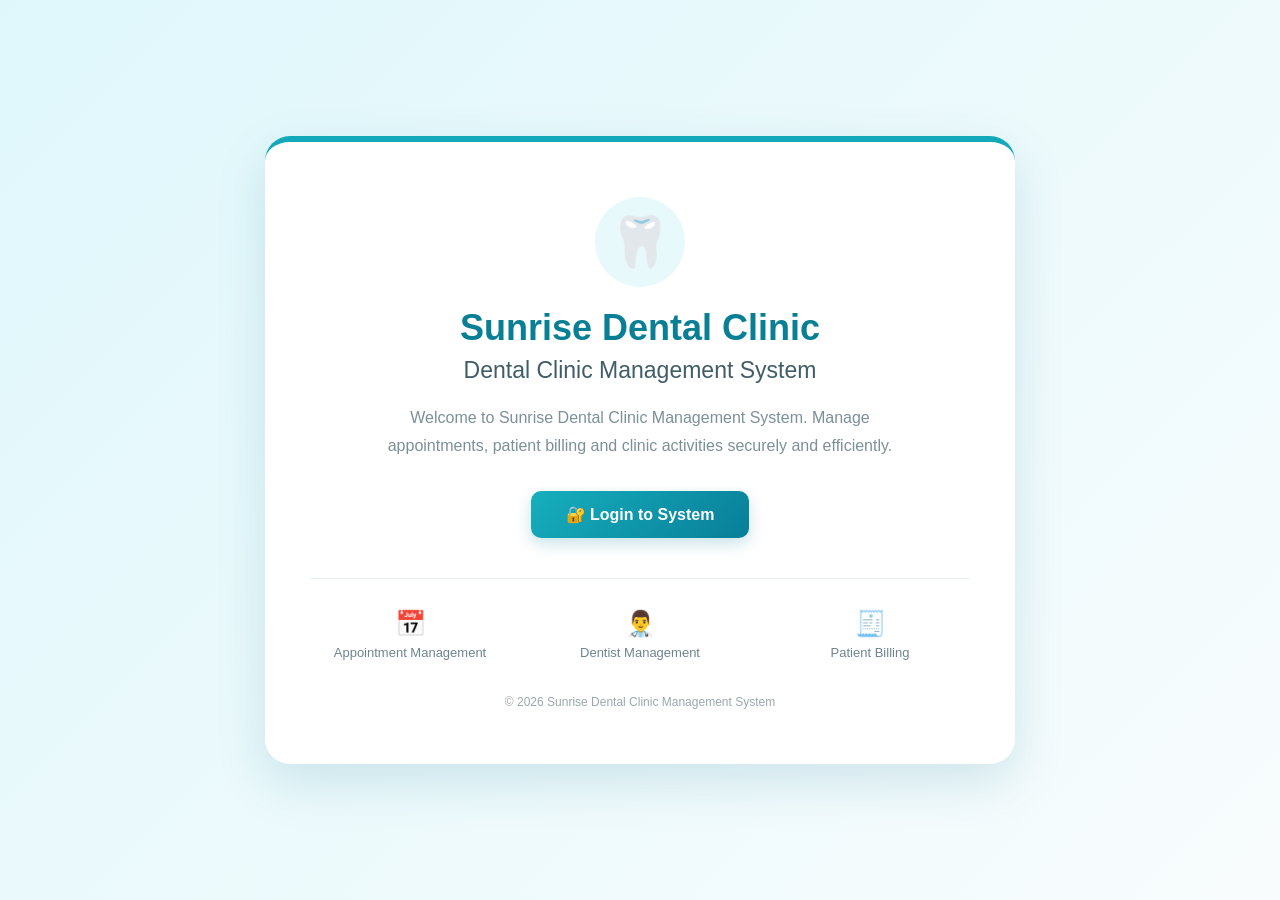
<file: src/main/webapp/index.html>
<!doctype html>
<html lang="en">
  <head>
    <meta charset="UTF-8" />
    <meta name="viewport" content="width=device-width, initial-scale=1.0" />

    <title>Sunrise Dental Clinic</title>

    <style>
      * {
        margin: 0;
        padding: 0;
        box-sizing: border-box;
      }

      body {
        font-family: "Segoe UI", Arial, sans-serif;
        min-height: 100vh;

        background: linear-gradient(135deg, #dff7fb, #f8fcfd);

        display: flex;
        justify-content: center;
        align-items: center;

        padding: 20px;

        color: #29464f;
      }

      /* Main Welcome Card */

      .container {
        width: 100%;
        max-width: 750px;

        background: #ffffff;

        padding: 55px 45px;

        border-radius: 25px;

        text-align: center;

        border-top: 6px solid #13a9b8;

        box-shadow: 0 18px 50px rgba(0, 105, 135, 0.15);
      }

      /* Tooth Icon */

      .tooth-icon {
        width: 90px;
        height: 90px;

        margin: 0 auto 20px;

        display: flex;
        justify-content: center;
        align-items: center;

        background: #e8f9fb;

        border-radius: 50%;

        font-size: 50px;
      }

      /* Clinic Name */

      .clinic-name {
        color: #087f94;

        font-size: 36px;
        font-weight: 700;

        margin-bottom: 8px;
      }

      /* System Title */

      .container h2 {
        color: #405d68;

        font-size: 23px;
        font-weight: 500;

        margin-bottom: 20px;
      }

      /* Welcome Text */

      .welcome-text {
        max-width: 550px;

        margin: 0 auto 32px;

        color: #7c9098;

        font-size: 16px;
        line-height: 1.7;
      }

      /* Login Button */

      .btn {
        display: inline-block;

        min-width: 200px;

        padding: 14px 35px;

        background: linear-gradient(135deg, #16afbd, #087e98);

        color: #ffffff;

        text-decoration: none;

        font-size: 16px;
        font-weight: 600;

        border-radius: 10px;

        box-shadow: 0 6px 16px rgba(8, 126, 152, 0.22);

        transition: 0.25s;
      }

      .btn:hover {
        background: linear-gradient(135deg, #20bfca, #066d87);

        transform: translateY(-3px);

        box-shadow: 0 9px 20px rgba(8, 126, 152, 0.28);
      }

      .btn:active {
        transform: translateY(0);
      }

      /* Feature Section */

      .features {
        display: flex;
        justify-content: center;
        gap: 30px;

        margin-top: 40px;
        padding-top: 30px;

        border-top: 1px solid #e3eeee;
      }

      .feature {
        flex: 1;
        color: #6e858e;
        font-size: 13px;
      }

      .feature-icon {
        display: block;

        font-size: 25px;

        margin-bottom: 7px;
      }

      /* Footer */

      .footer {
        margin-top: 35px;

        color: #9aa8ad;

        font-size: 12px;
      }

      /* Mobile */

      @media (max-width: 600px) {
        .container {
          padding: 40px 25px;
        }

        .clinic-name {
          font-size: 28px;
        }

        .container h2 {
          font-size: 19px;
        }

        .features {
          flex-direction: column;
          gap: 18px;
        }
      }
    </style>
  </head>

  <body>
    <div class="container">
      <div class="tooth-icon">🦷</div>

      <h1 class="clinic-name">Sunrise Dental Clinic</h1>

      <h2>Dental Clinic Management System</h2>

      <p class="welcome-text">
        Welcome to Sunrise Dental Clinic Management System. Manage appointments,
        patient billing and clinic activities securely and efficiently.
      </p>

      <a href="login.html" class="btn"> 🔐 Login to System </a>

      <div class="features">
        <div class="feature">
          <span class="feature-icon"> 📅 </span>

          Appointment Management
        </div>

        <div class="feature">
          <span class="feature-icon"> 👨‍⚕️ </span>

          Dentist Management
        </div>

        <div class="feature">
          <span class="feature-icon"> 🧾 </span>

          Patient Billing
        </div>
      </div>

      <div class="footer">© 2026 Sunrise Dental Clinic Management System</div>
    </div>
  </body>
</html>
</file>
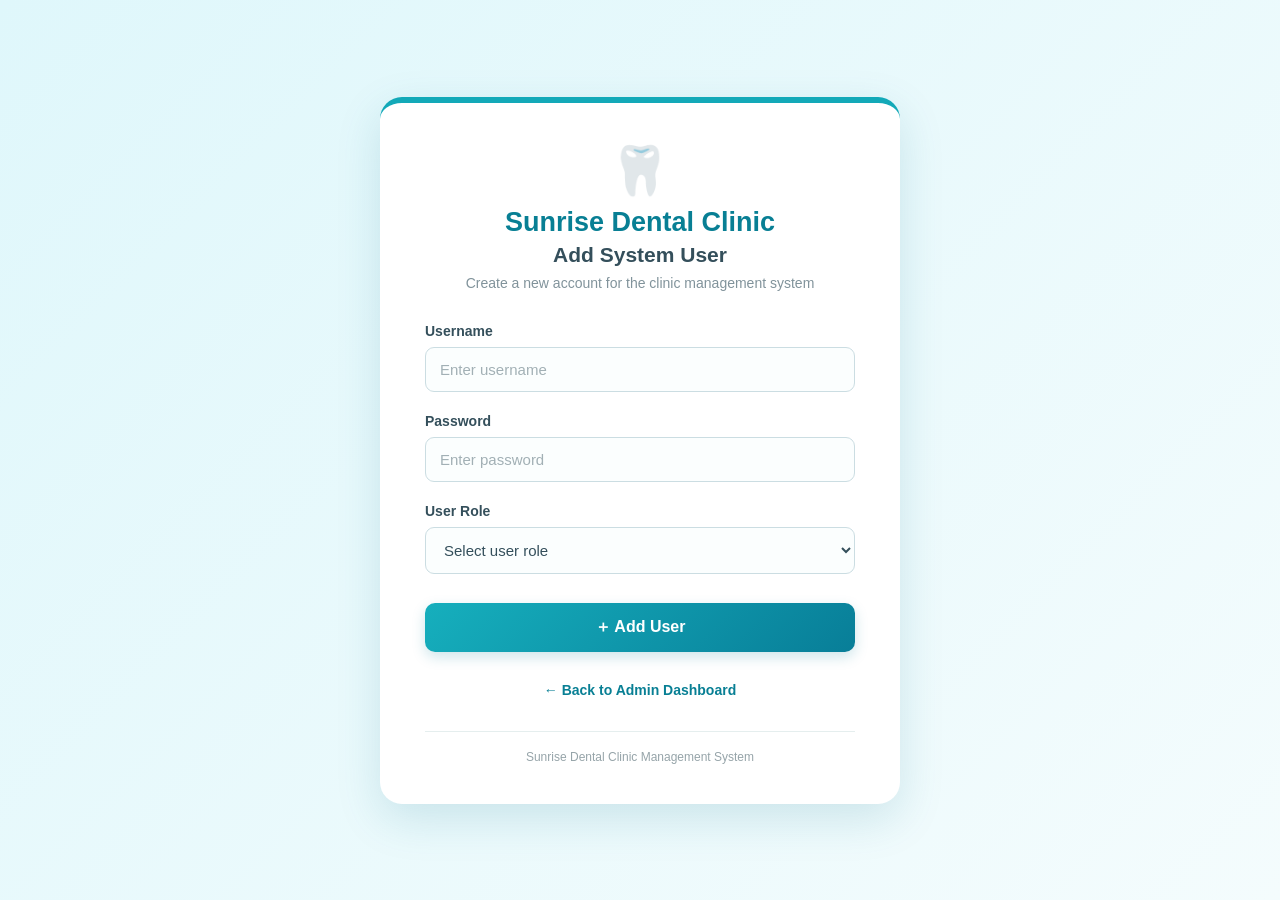
<file: src/main/webapp/addUser.html>
<!doctype html>
<html lang="en">
  <head>
    <meta charset="UTF-8" />
    <meta name="viewport" content="width=device-width, initial-scale=1.0" />

    <title>Add User | Sunrise Dental Clinic</title>

    <style>
      /* ================================
           SUNRISE DENTAL CLINIC - ADD USER
           ================================ */

      * {
        margin: 0;
        padding: 0;
        box-sizing: border-box;
      }

      body {
        font-family: "Segoe UI", Arial, sans-serif;
        min-height: 100vh;

        background: linear-gradient(135deg, #dff7fb, #f4fcfd);

        display: flex;
        justify-content: center;
        align-items: center;

        padding: 30px;
        color: #24424f;
      }

      /* Main Container */

      .user-container {
        width: 100%;
        max-width: 520px;

        background: #ffffff;

        border-radius: 22px;

        padding: 40px 45px;

        box-shadow: 0 15px 45px rgba(0, 105, 135, 0.15);

        border-top: 6px solid #13a9b8;
      }

      /* Header */

      .header {
        text-align: center;
        margin-bottom: 32px;
      }

      .tooth-icon {
        font-size: 48px;
        margin-bottom: 8px;
      }

      .clinic-name {
        color: #087f94;
        font-size: 27px;
        font-weight: 700;
        margin-bottom: 5px;
      }

      .header h2 {
        color: #344f5b;
        font-size: 21px;
        font-weight: 600;
        margin-bottom: 8px;
      }

      .header p {
        color: #81939b;
        font-size: 14px;
      }

      /* Form */

      form {
        width: 100%;
      }

      .form-group {
        margin-bottom: 21px;
      }

      label {
        display: block;

        margin-bottom: 8px;

        color: #344f5b;

        font-size: 14px;
        font-weight: 600;
      }

      /* Inputs */

      input,
      select {
        width: 100%;

        padding: 13px 14px;

        border: 1px solid #cbdde2;

        border-radius: 9px;

        font-size: 15px;

        font-family: inherit;

        color: #344f5b;

        background: #fbfefe;

        outline: none;

        transition: 0.25s;
      }

      input:focus,
      select:focus {
        border-color: #11a5b6;

        box-shadow: 0 0 0 3px rgba(17, 165, 182, 0.12);

        background: #ffffff;
      }

      input::placeholder {
        color: #a2b0b5;
      }

      /* Add User Button */

      .add-btn {
        width: 100%;

        padding: 14px;

        margin-top: 8px;

        border: none;

        border-radius: 10px;

        background: linear-gradient(135deg, #16afbd, #087e98);

        color: #ffffff;

        font-size: 16px;
        font-weight: 600;

        cursor: pointer;

        box-shadow: 0 5px 14px rgba(8, 126, 152, 0.2);

        transition: 0.25s;
      }

      .add-btn:hover {
        background: linear-gradient(135deg, #20bfca, #066d87);

        transform: translateY(-2px);

        box-shadow: 0 8px 18px rgba(8, 126, 152, 0.25);
      }

      .add-btn:active {
        transform: translateY(0);
      }

      /* Back Button */

      .back-section {
        text-align: center;
        margin-top: 22px;
      }

      .back-btn {
        display: inline-block;

        color: #087f94;

        font-size: 14px;
        font-weight: 600;

        text-decoration: none;

        padding: 8px 15px;

        border-radius: 7px;

        transition: 0.2s;
      }

      .back-btn:hover {
        background: #e8f8fa;
      }

      /* Footer */

      .footer {
        text-align: center;

        margin-top: 25px;
        padding-top: 18px;

        border-top: 1px solid #e5eeee;

        color: #96a4a9;

        font-size: 12px;
      }

      /* Responsive */

      @media (max-width: 600px) {
        body {
          padding: 20px;
        }

        .user-container {
          padding: 30px 25px;
        }

        .clinic-name {
          font-size: 23px;
        }

        .header h2 {
          font-size: 19px;
        }
      }
    </style>
  </head>

  <body>
    <div class="user-container">
      <!-- Header -->

      <div class="header">
        <div class="tooth-icon">🦷</div>

        <div class="clinic-name">Sunrise Dental Clinic</div>

        <h2>Add System User</h2>

        <p>Create a new account for the clinic management system</p>
      </div>

      <!-- Add User Form -->

      <form action="UserServlet" method="post">
        <input type="hidden" name="action" value="add" />

        <!-- Username -->

        <div class="form-group">
          <label for="username"> Username </label>

          <input
            type="text"
            id="username"
            name="username"
            placeholder="Enter username"
            required
            minlength="3"
            maxlength="50"
          />
        </div>

        <!-- Password -->

        <div class="form-group">
          <label for="password"> Password </label>

          <input
            type="password"
            id="password"
            name="password"
            placeholder="Enter password"
            required
            minlength="6"
          />
        </div>

        <!-- Role -->

        <div class="form-group">
          <label for="role"> User Role </label>

          <select id="role" name="role" required>
            <option value="" disabled selected>Select user role</option>

            <option value="admin">Admin</option>

            <option value="staff">Staff</option>
          </select>
        </div>

        <!-- Submit -->

        <button type="submit" class="add-btn">＋ Add User</button>
      </form>

      <!-- Back -->

      <div class="back-section">
        <a href="adminDashboard.html" class="back-btn">
          ← Back to Admin Dashboard
        </a>
      </div>

      <!-- Footer -->

      <div class="footer">Sunrise Dental Clinic Management System</div>
    </div>
  </body>
</html>
</file>
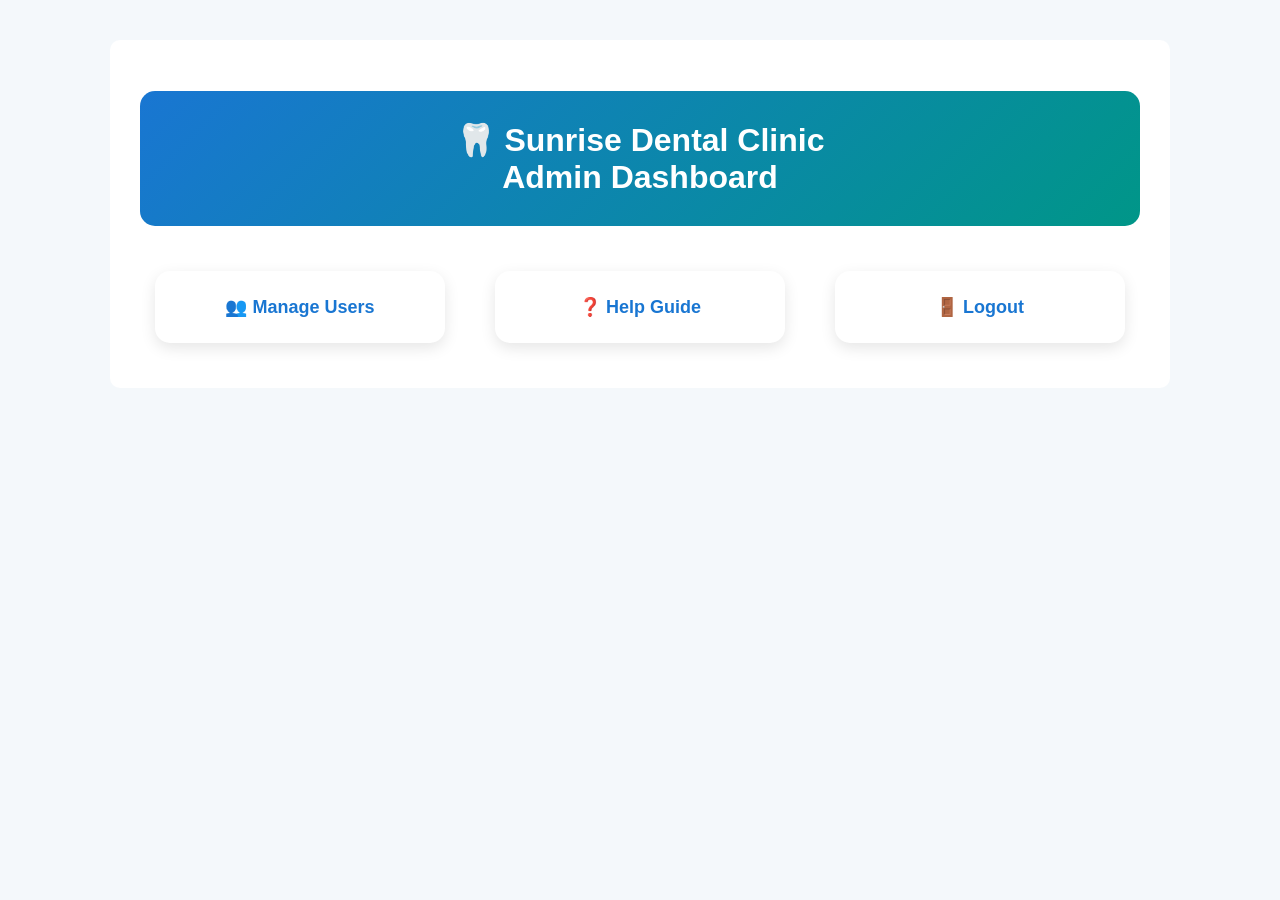
<file: src/main/webapp/adminDashboard.html>
<!doctype html>
<html>
  <head>
    <meta charset="UTF-8" />

    <meta name="viewport" content="width=device-width, initial-scale=1.0" />

    <title>Admin Dashboard</title>

    <link rel="stylesheet" href="css/style.css" />

    <style>
      body {
        background: #f4f8fb;
        font-family: Arial, sans-serif;
      }

      .dashboard {
        width: 90%;
        max-width: 1000px;
        margin: 40px auto;
        text-align: center;
      }

      .dashboard h1 {
        background: linear-gradient(135deg, #1976d2, #009688);
        color: white;
        padding: 30px;
        border-radius: 15px;
      }

      .menu {
        display: grid;
        grid-template-columns: repeat(auto-fit, minmax(220px, 1fr));
        gap: 20px;
        margin-top: 30px;
      }

      .menu a {
        text-decoration: none;
        background: white;
        padding: 25px;
        border-radius: 15px;
        color: #1976d2;
        font-size: 18px;
        font-weight: bold;
        box-shadow: 0 5px 15px rgba(0, 0, 0, 0.1);
      }

      .menu a:hover {
        background: #1976d2;
        color: white;
      }
    </style>
  </head>

  <body>
    <div class="dashboard">
      <h1>
        🦷 Sunrise Dental Clinic<br />
        Admin Dashboard
      </h1>

      <div class="menu">
        <a href="users.html"> 👥 Manage Users </a>

        <a href="help.html"> ❓ Help Guide </a>

        <a href="LogoutServlet"> 🚪 Logout </a>
      </div>
    </div>
  </body>
</html>
</file>
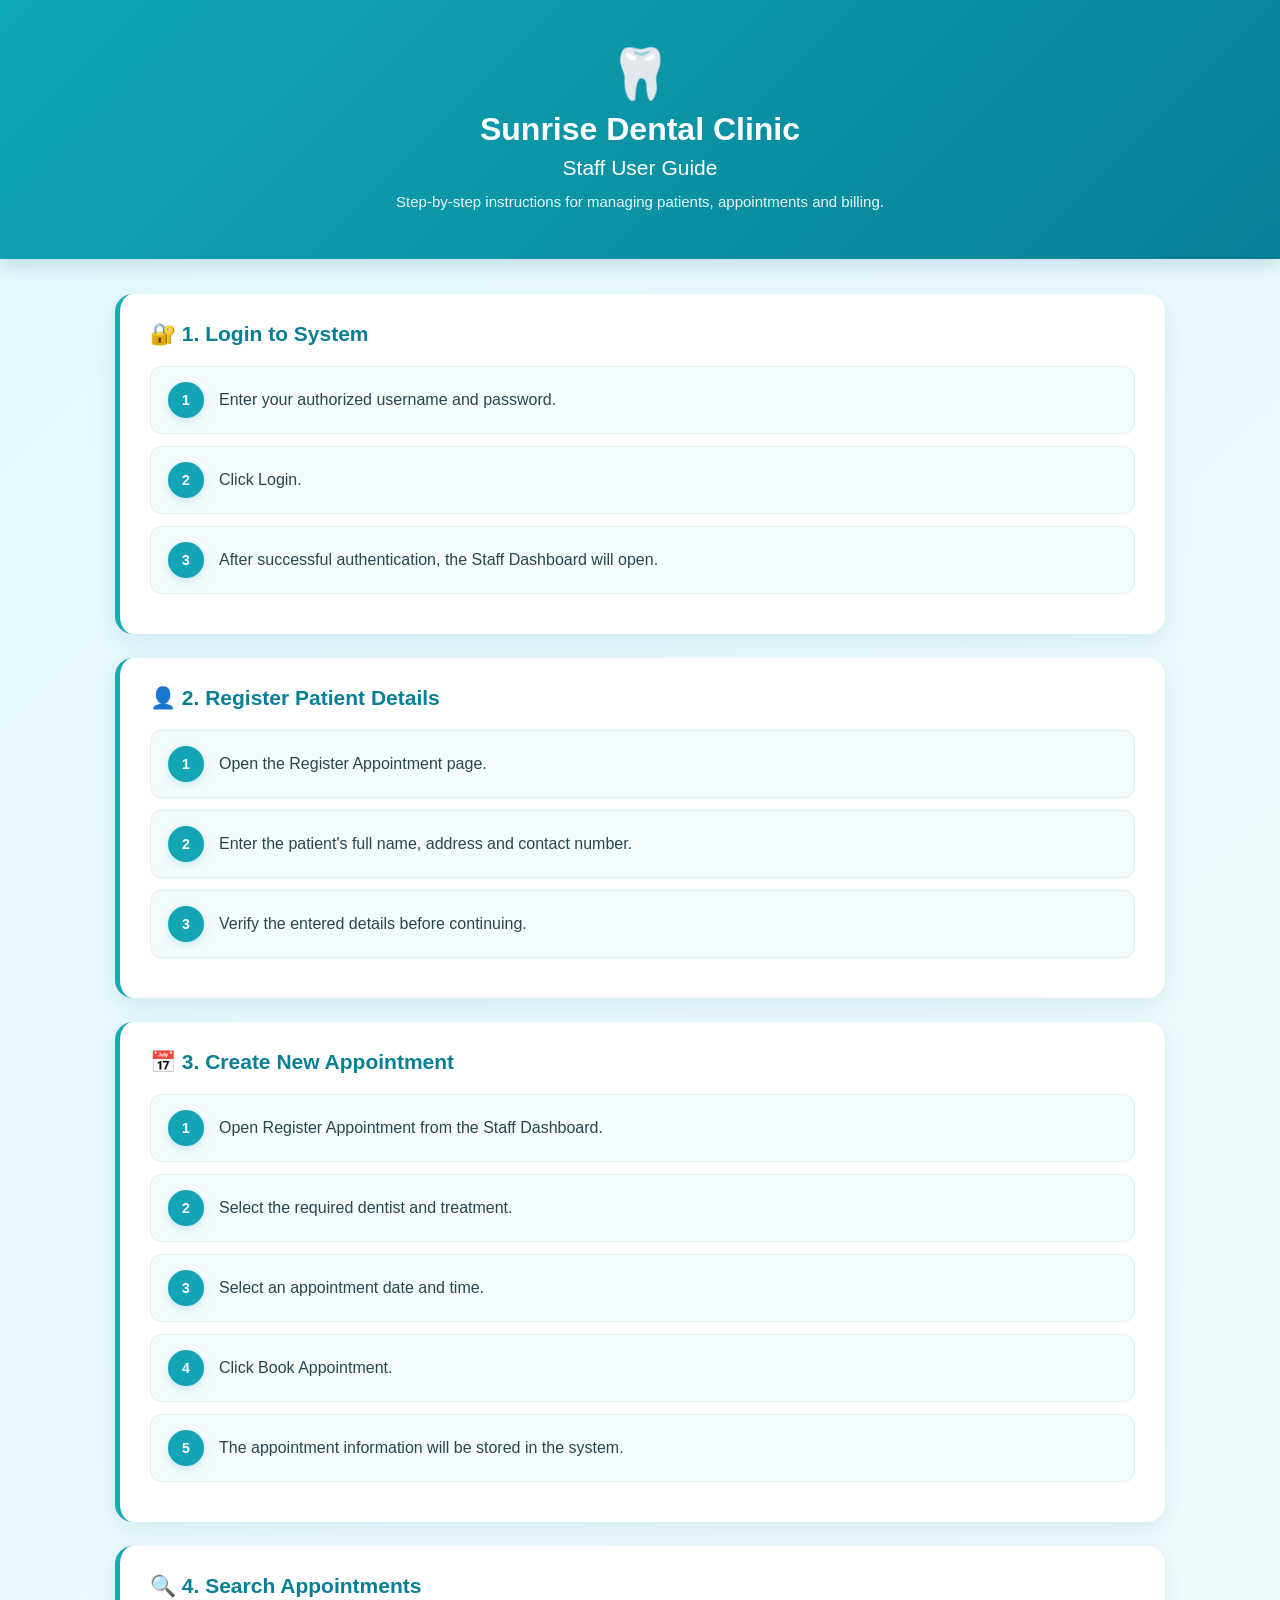
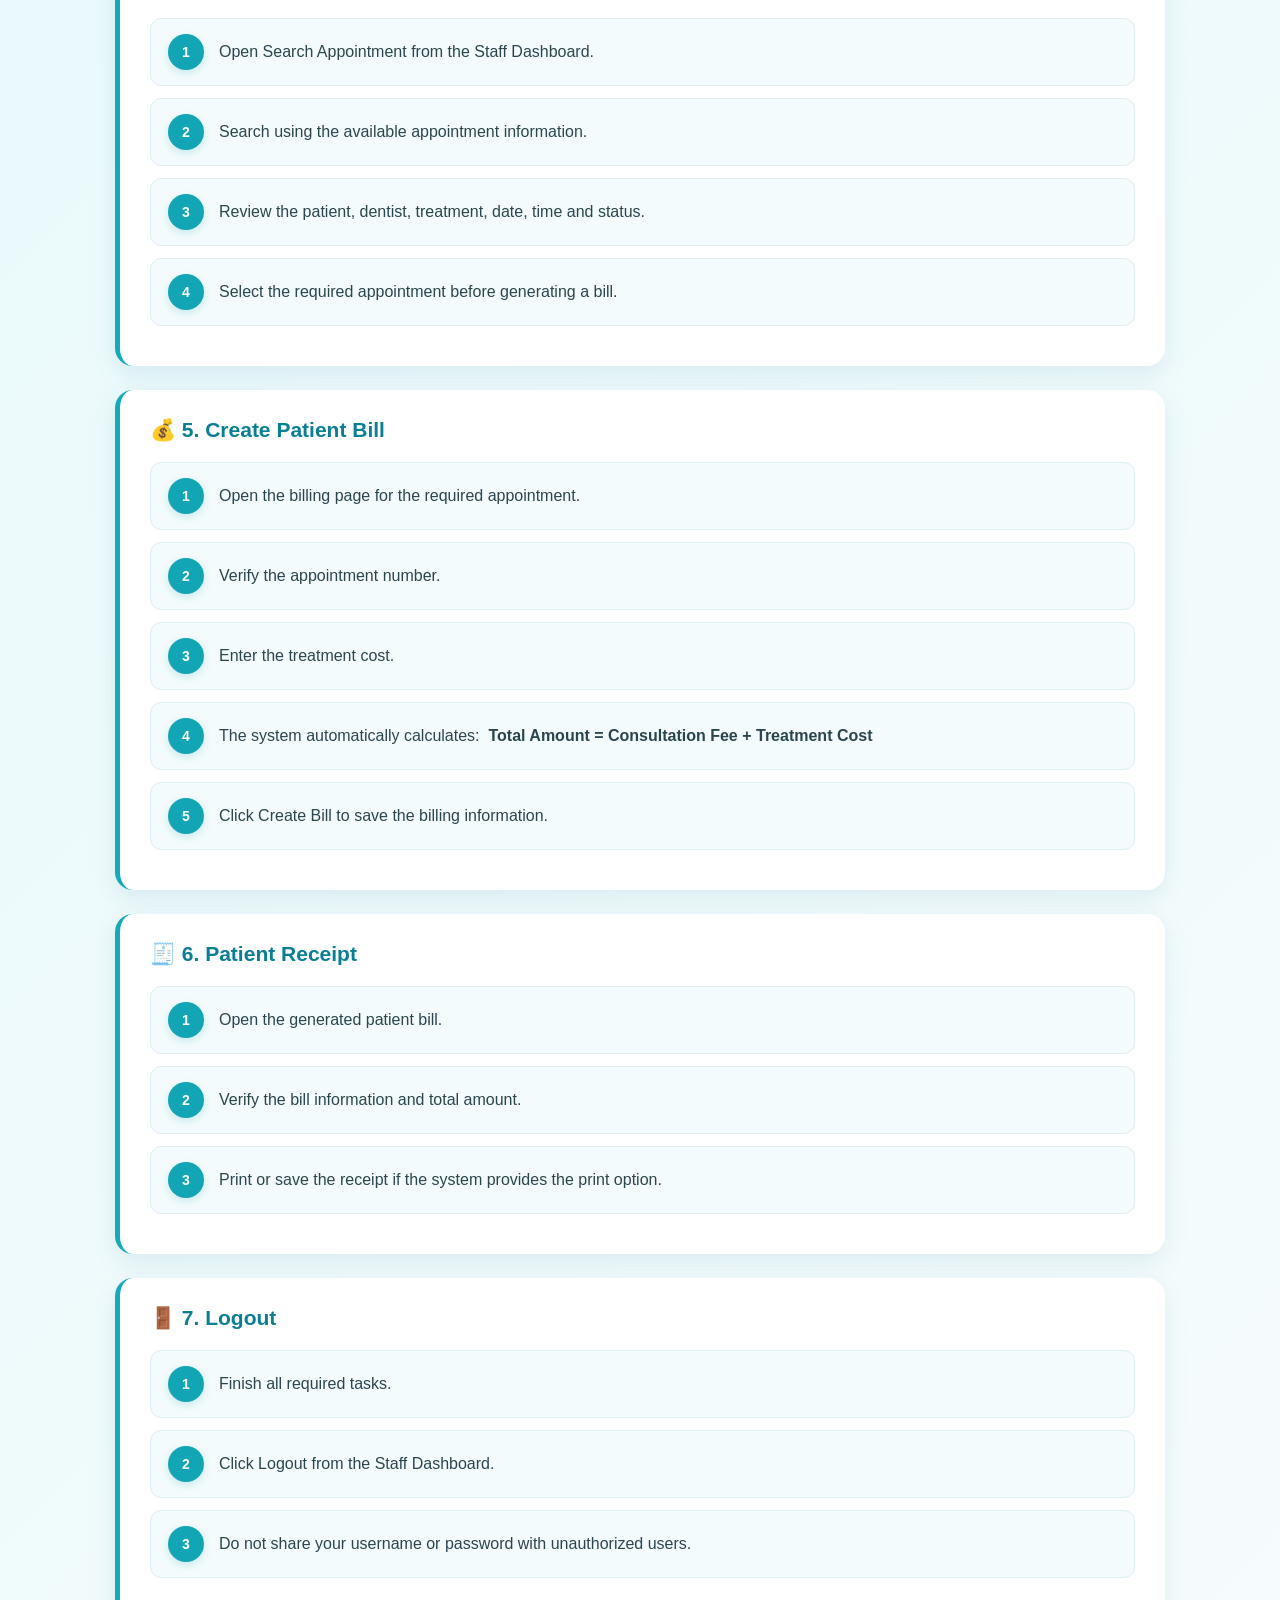
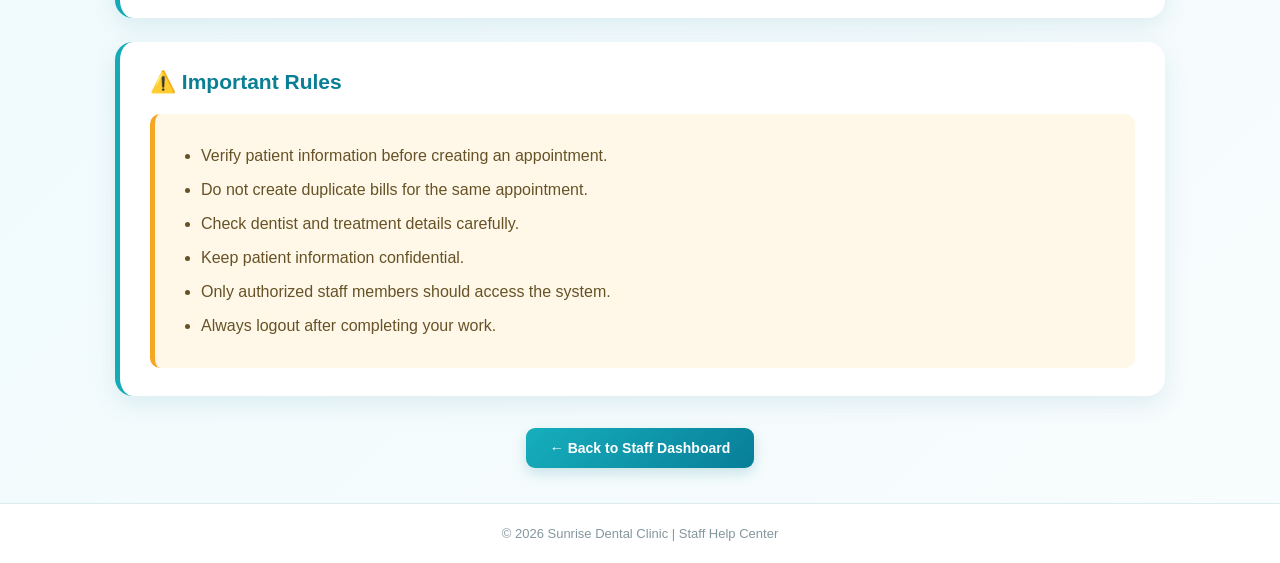
<file: src/main/webapp/help.html>
<!doctype html>
<html lang="en">
  <head>
    <meta charset="UTF-8" />
    <meta name="viewport" content="width=device-width, initial-scale=1.0" />

    <title>Staff Help Guide | Sunrise Dental Clinic</title>

    <style>
      * {
        margin: 0;
        padding: 0;
        box-sizing: border-box;
      }

      body {
        font-family: "Segoe UI", Arial, sans-serif;
        background: linear-gradient(135deg, #e3f8fb, #f8fcfd);
        color: #29464f;
        min-height: 100vh;
      }

      /* Header */

      .header {
        background: linear-gradient(135deg, #0fa8b8, #087f94);
        color: white;
        padding: 45px 20px;
        text-align: center;
        box-shadow: 0 6px 18px rgba(0, 105, 135, 0.18);
      }

      .header .tooth-icon {
        font-size: 50px;
        margin-bottom: 8px;
      }

      .header h1 {
        font-size: 32px;
        margin-bottom: 8px;
      }

      .header h3 {
        font-size: 21px;
        font-weight: 500;
        margin-bottom: 10px;
      }

      .header p {
        max-width: 700px;
        margin: auto;
        font-size: 15px;
        line-height: 1.6;
        color: #e5f8fb;
      }

      /* Main Container */

      .container {
        width: 92%;
        max-width: 1050px;
        margin: 35px auto;
      }

      /* Cards */

      .card {
        background: white;
        padding: 28px 30px;
        margin-bottom: 24px;
        border-radius: 18px;

        box-shadow: 0 8px 25px rgba(0, 105, 135, 0.1);

        border-left: 5px solid #15aab8;
      }

      .card h2 {
        color: #087f94;
        font-size: 21px;
        margin-bottom: 20px;
      }

      /* Steps */

      .step {
        display: flex;
        align-items: center;

        background: #f4fbfc;

        padding: 15px 17px;
        margin: 12px 0;

        border: 1px solid #dceff2;
        border-radius: 11px;

        line-height: 1.5;

        transition: 0.2s;
      }

      .step:hover {
        background: #eaf8fa;
        transform: translateX(3px);
      }

      .number {
        min-width: 36px;
        height: 36px;

        background: #11a5b6;
        color: white;

        border-radius: 50%;

        display: flex;
        justify-content: center;
        align-items: center;

        margin-right: 15px;

        font-weight: 700;
        font-size: 14px;

        box-shadow: 0 3px 8px rgba(17, 165, 182, 0.2);
      }

      /* Warning Box */

      .warning {
        background: #fff8e9;

        padding: 20px 24px;

        border-left: 5px solid #f5a623;
        border-radius: 10px;

        color: #665226;
      }

      .warning ul {
        padding-left: 22px;
      }

      .warning li {
        margin: 10px 0;
        line-height: 1.5;
      }

      /* Back Button */

      .back-section {
        text-align: center;
        margin: 32px 0;
      }

      .back-btn {
        display: inline-block;

        padding: 12px 24px;

        background: linear-gradient(135deg, #16afbd, #087e98);

        color: white;

        text-decoration: none;
        font-weight: 600;
        font-size: 14px;

        border-radius: 9px;

        box-shadow: 0 5px 14px rgba(8, 126, 152, 0.2);

        transition: 0.25s;
      }

      .back-btn:hover {
        transform: translateY(-2px);
        box-shadow: 0 8px 18px rgba(8, 126, 152, 0.25);
      }

      /* Footer */

      .footer {
        text-align: center;

        padding: 22px;

        color: #85979e;

        font-size: 13px;

        background: white;

        border-top: 1px solid #dcebed;
      }

      /* Responsive */

      @media (max-width: 650px) {
        .header {
          padding: 35px 20px;
        }

        .header h1 {
          font-size: 26px;
        }

        .card {
          padding: 22px 20px;
        }

        .step {
          align-items: flex-start;
        }

        .number {
          min-width: 32px;
          height: 32px;
        }
      }
    </style>
  </head>

  <body>
    <div class="header">
      <div class="tooth-icon">🦷</div>

      <h1>Sunrise Dental Clinic</h1>

      <h3>Staff User Guide</h3>

      <p>
        Step-by-step instructions for managing patients, appointments and
        billing.
      </p>
    </div>

    <div class="container">
      <!-- Login -->

      <div class="card">
        <h2>🔐 1. Login to System</h2>

        <div class="step">
          <div class="number">1</div>
          Enter your authorized username and password.
        </div>

        <div class="step">
          <div class="number">2</div>
          Click Login.
        </div>

        <div class="step">
          <div class="number">3</div>
          After successful authentication, the Staff Dashboard will open.
        </div>
      </div>

      <!-- Patient Registration -->

      <div class="card">
        <h2>👤 2. Register Patient Details</h2>

        <div class="step">
          <div class="number">1</div>
          Open the Register Appointment page.
        </div>

        <div class="step">
          <div class="number">2</div>
          Enter the patient's full name, address and contact number.
        </div>

        <div class="step">
          <div class="number">3</div>
          Verify the entered details before continuing.
        </div>
      </div>

      <!-- Appointment -->

      <div class="card">
        <h2>📅 3. Create New Appointment</h2>

        <div class="step">
          <div class="number">1</div>
          Open Register Appointment from the Staff Dashboard.
        </div>

        <div class="step">
          <div class="number">2</div>
          Select the required dentist and treatment.
        </div>

        <div class="step">
          <div class="number">3</div>
          Select an appointment date and time.
        </div>

        <div class="step">
          <div class="number">4</div>
          Click Book Appointment.
        </div>

        <div class="step">
          <div class="number">5</div>
          The appointment information will be stored in the system.
        </div>
      </div>

      <!-- Search Appointments -->

      <div class="card">
        <h2>🔍 4. Search Appointments</h2>

        <div class="step">
          <div class="number">1</div>
          Open Search Appointment from the Staff Dashboard.
        </div>

        <div class="step">
          <div class="number">2</div>
          Search using the available appointment information.
        </div>

        <div class="step">
          <div class="number">3</div>
          Review the patient, dentist, treatment, date, time and status.
        </div>

        <div class="step">
          <div class="number">4</div>
          Select the required appointment before generating a bill.
        </div>
      </div>

      <!-- Billing -->

      <div class="card">
        <h2>💰 5. Create Patient Bill</h2>

        <div class="step">
          <div class="number">1</div>
          Open the billing page for the required appointment.
        </div>

        <div class="step">
          <div class="number">2</div>
          Verify the appointment number.
        </div>

        <div class="step">
          <div class="number">3</div>
          Enter the treatment cost.
        </div>

        <div class="step">
          <div class="number">4</div>
          The system automatically calculates: &nbsp;<strong
            >Total Amount = Consultation Fee + Treatment Cost</strong
          >
        </div>

        <div class="step">
          <div class="number">5</div>
          Click Create Bill to save the billing information.
        </div>
      </div>

      <!-- Receipt -->

      <div class="card">
        <h2>🧾 6. Patient Receipt</h2>

        <div class="step">
          <div class="number">1</div>
          Open the generated patient bill.
        </div>

        <div class="step">
          <div class="number">2</div>
          Verify the bill information and total amount.
        </div>

        <div class="step">
          <div class="number">3</div>
          Print or save the receipt if the system provides the print option.
        </div>
      </div>

      <!-- Logout -->

      <div class="card">
        <h2>🚪 7. Logout</h2>

        <div class="step">
          <div class="number">1</div>
          Finish all required tasks.
        </div>

        <div class="step">
          <div class="number">2</div>
          Click Logout from the Staff Dashboard.
        </div>

        <div class="step">
          <div class="number">3</div>
          Do not share your username or password with unauthorized users.
        </div>
      </div>

      <!-- Rules -->

      <div class="card">
        <h2>⚠️ Important Rules</h2>

        <div class="warning">
          <ul>
            <li>Verify patient information before creating an appointment.</li>

            <li>Do not create duplicate bills for the same appointment.</li>

            <li>Check dentist and treatment details carefully.</li>

            <li>Keep patient information confidential.</li>

            <li>Only authorized staff members should access the system.</li>

            <li>Always logout after completing your work.</li>
          </ul>
        </div>
      </div>

      <div class="back-section">
        <a href="staffDashboard.html" class="back-btn">
          ← Back to Staff Dashboard
        </a>
      </div>
    </div>

    <div class="footer">© 2026 Sunrise Dental Clinic | Staff Help Center</div>
  </body>
</html>
</file>
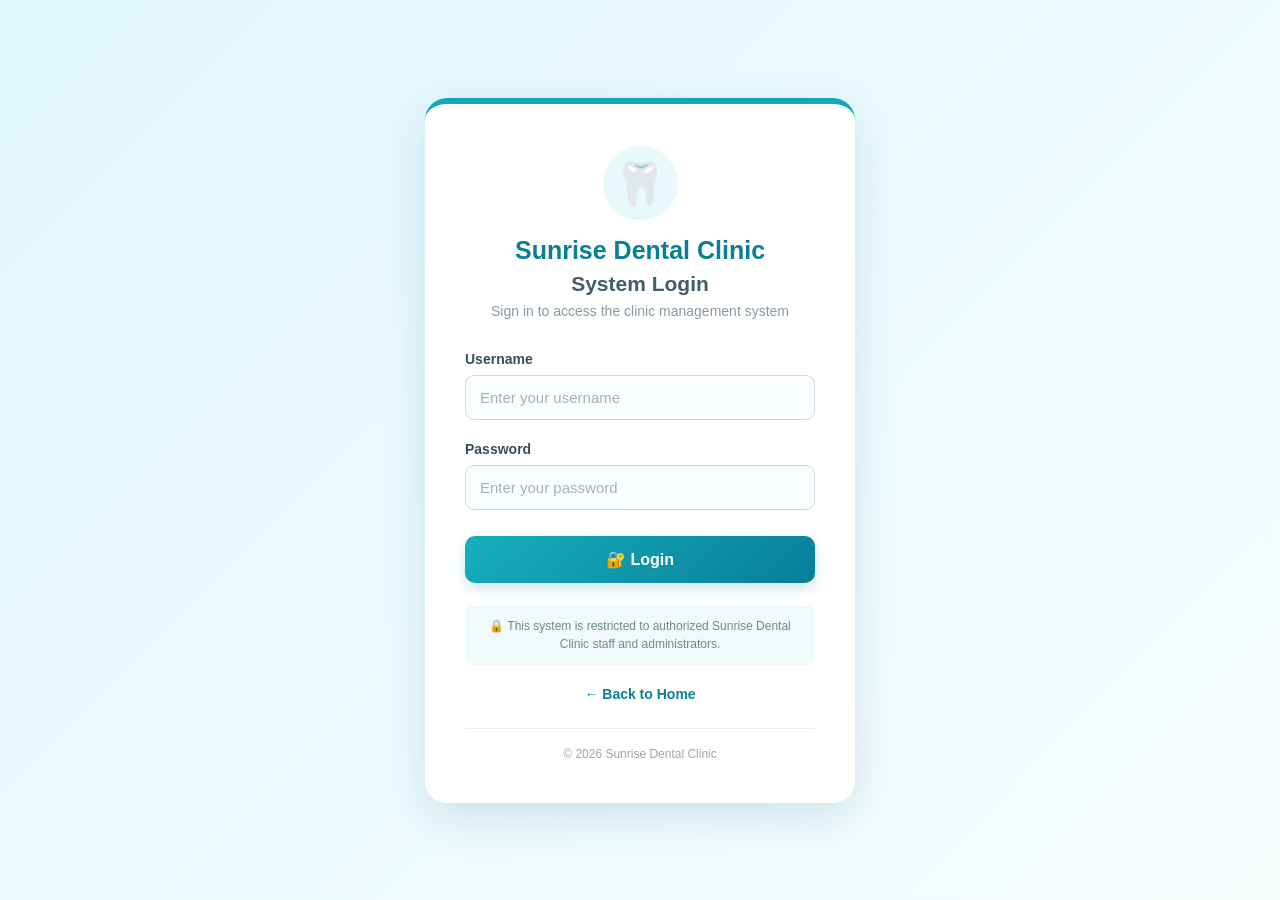
<file: src/main/webapp/login.html>
<!doctype html>
<html lang="en">
  <head>
    <meta charset="UTF-8" />
    <meta name="viewport" content="width=device-width, initial-scale=1.0" />

    <title>Login | Sunrise Dental Clinic</title>

    <style>
      * {
        margin: 0;
        padding: 0;
        box-sizing: border-box;
      }

      body {
        font-family: "Segoe UI", Arial, sans-serif;

        min-height: 100vh;

        background: linear-gradient(135deg, #dff7fb, #f8fcfd);

        display: flex;
        justify-content: center;
        align-items: center;

        padding: 20px;

        color: #29464f;
      }

      /* Login Container */

      .login-box {
        width: 100%;
        max-width: 430px;

        background: #ffffff;

        padding: 42px 40px;

        border-radius: 22px;

        border-top: 6px solid #13a9b8;

        box-shadow: 0 15px 45px rgba(0, 105, 135, 0.15);
      }

      /* Header */

      .login-header {
        text-align: center;
        margin-bottom: 32px;
      }

      .tooth-icon {
        width: 75px;
        height: 75px;

        margin: 0 auto 15px;

        display: flex;
        justify-content: center;
        align-items: center;

        background: #e8f9fb;

        border-radius: 50%;

        font-size: 42px;
      }

      .clinic-name {
        color: #087f94;

        font-size: 25px;
        font-weight: 700;

        margin-bottom: 7px;
      }

      .login-header h2 {
        color: #405d68;

        font-size: 21px;

        margin-bottom: 7px;
      }

      .login-header p {
        color: #899ba2;
        font-size: 14px;
      }

      /* Form */

      .form-group {
        margin-bottom: 21px;
      }

      label {
        display: block;

        margin-bottom: 8px;

        color: #354f5a;

        font-size: 14px;
        font-weight: 600;
      }

      input {
        width: 100%;

        padding: 13px 14px;

        border: 1px solid #cbdde2;
        border-radius: 9px;

        background: #fbfefe;

        color: #344f5b;

        font-family: inherit;
        font-size: 15px;

        outline: none;

        transition: 0.25s;
      }

      input:focus {
        border-color: #12a6b7;

        background: #ffffff;

        box-shadow: 0 0 0 3px rgba(18, 166, 183, 0.12);
      }

      input::placeholder {
        color: #a4b1b6;
      }

      /* Login Button */

      .login-btn {
        width: 100%;

        padding: 14px;

        margin-top: 5px;

        border: none;
        border-radius: 10px;

        background: linear-gradient(135deg, #16afbd, #087e98);

        color: #ffffff;

        font-size: 16px;
        font-weight: 600;

        cursor: pointer;

        box-shadow: 0 5px 14px rgba(8, 126, 152, 0.2);

        transition: 0.25s;
      }

      .login-btn:hover {
        background: linear-gradient(135deg, #20bfca, #066d87);

        transform: translateY(-2px);

        box-shadow: 0 8px 18px rgba(8, 126, 152, 0.25);
      }

      .login-btn:active {
        transform: translateY(0);
      }

      /* Security Message */

      .security-note {
        margin-top: 22px;

        padding: 12px;

        background: #f1fafb;

        border-radius: 8px;

        color: #70878f;

        text-align: center;

        font-size: 12px;
        line-height: 1.5;
      }

      /* Back Link */

      .back-section {
        text-align: center;
        margin-top: 20px;
      }

      .back-link {
        color: #087f94;

        text-decoration: none;

        font-size: 14px;
        font-weight: 600;
      }

      .back-link:hover {
        text-decoration: underline;
      }

      /* Footer */

      .footer {
        text-align: center;

        margin-top: 25px;
        padding-top: 18px;

        border-top: 1px solid #e4eeee;

        color: #98a6ab;

        font-size: 12px;
      }

      /* Responsive */

      @media (max-width: 500px) {
        .login-box {
          padding: 35px 25px;
        }

        .clinic-name {
          font-size: 22px;
        }
      }
    </style>
  </head>

  <body>
    <div class="login-box">
      <!-- Header -->

      <div class="login-header">
        <div class="tooth-icon">🦷</div>

        <div class="clinic-name">Sunrise Dental Clinic</div>

        <h2>System Login</h2>

        <p>Sign in to access the clinic management system</p>
      </div>

      <!-- Login Form -->

      <form action="LoginServlet" method="post">
        <div class="form-group">
          <label for="username"> Username </label>

          <input
            type="text"
            id="username"
            name="username"
            placeholder="Enter your username"
            autocomplete="username"
            required
          />
        </div>

        <div class="form-group">
          <label for="password"> Password </label>

          <input
            type="password"
            id="password"
            name="password"
            placeholder="Enter your password"
            autocomplete="current-password"
            required
          />
        </div>

        <button type="submit" class="login-btn">🔐 Login</button>
      </form>

      <div class="security-note">
        🔒 This system is restricted to authorized Sunrise Dental Clinic staff
        and administrators.
      </div>

      <div class="back-section">
        <a href="index.html" class="back-link"> ← Back to Home </a>
      </div>

      <div class="footer">© 2026 Sunrise Dental Clinic</div>
    </div>
    <script>
      const params = new URLSearchParams(window.location.search);

      if (params.get("error") === "invalid") {
        alert("Invalid username or password. Please try again.");
      }
    </script>
  </body>
</html>
</file>
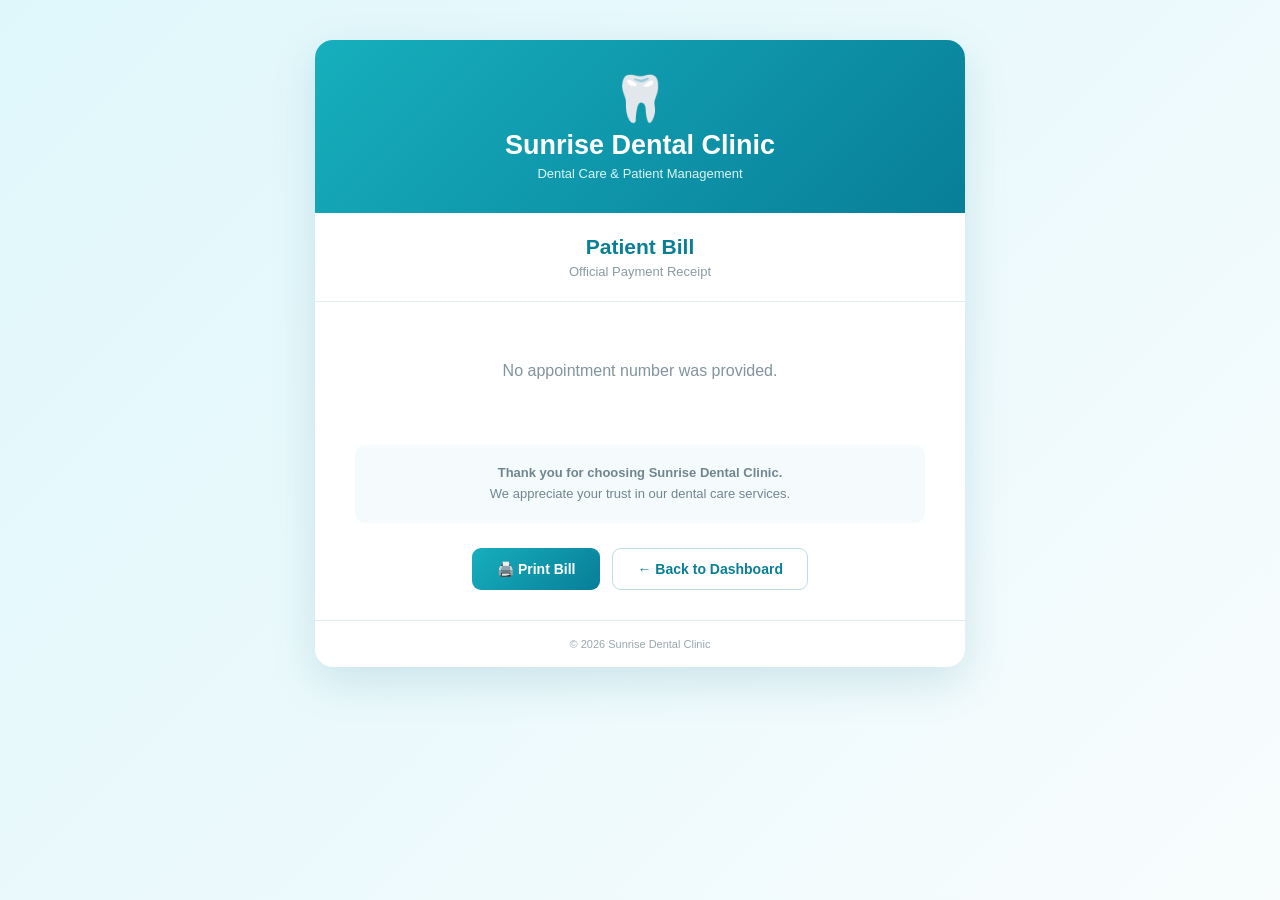
<file: src/main/webapp/printBill.html>
<!doctype html>
<html lang="en">
  <head>
    <meta charset="UTF-8" />
    <meta name="viewport" content="width=device-width, initial-scale=1.0" />

    <title>Patient Bill | Sunrise Dental Clinic</title>

    <style>
      * {
        margin: 0;
        padding: 0;
        box-sizing: border-box;
      }

      body {
        font-family: "Segoe UI", Arial, sans-serif;
        background: linear-gradient(135deg, #dff7fb, #f8fcfd);
        color: #29464f;
        min-height: 100vh;
        padding: 40px 20px;
      }

      /* Bill Container */

      .bill-container {
        width: 100%;
        max-width: 650px;

        margin: auto;

        background: #ffffff;

        border-radius: 18px;

        box-shadow: 0 15px 45px rgba(0, 105, 135, 0.15);

        overflow: hidden;
      }

      /* Clinic Header */

      .bill-header {
        text-align: center;

        background: linear-gradient(135deg, #16afbd, #087e98);

        color: white;

        padding: 32px 25px;
      }

      .tooth-icon {
        font-size: 45px;
        margin-bottom: 5px;
      }

      .bill-header h1 {
        font-size: 27px;
        margin-bottom: 5px;
      }

      .bill-header p {
        font-size: 13px;
        color: #dcf6f8;
      }

      /* Bill Title */

      .bill-title {
        text-align: center;

        padding: 22px;

        border-bottom: 1px solid #e1eeee;
      }

      .bill-title h2 {
        color: #087f94;
        font-size: 21px;
      }

      .bill-title p {
        margin-top: 5px;

        color: #8a9ca3;

        font-size: 13px;
      }

      /* Bill Information */

      #bill {
        padding: 30px 40px;
      }

      .bill-row {
        display: flex;
        justify-content: space-between;
        align-items: center;

        padding: 15px 5px;

        border-bottom: 1px solid #e8eeee;
      }

      .bill-label {
        color: #667d86;

        font-size: 14px;
        font-weight: 500;
      }

      .bill-value {
        color: #304b55;

        font-size: 15px;
        font-weight: 600;
      }

      /* Total */

      .total-row {
        margin-top: 20px;

        padding: 20px;

        display: flex;
        justify-content: space-between;
        align-items: center;

        background: #eaf9fb;

        border: 2px solid #bde6eb;

        border-radius: 10px;
      }

      .total-label {
        color: #087f94;

        font-size: 18px;
        font-weight: 700;
      }

      .total-value {
        color: #087f94;

        font-size: 21px;
        font-weight: 700;
      }

      /* Thank You */

      .thank-you {
        text-align: center;

        margin: 5px 40px 25px;

        padding: 18px;

        background: #f5fbfc;

        border-radius: 10px;

        color: #70868e;

        font-size: 13px;
        line-height: 1.6;
      }

      /* Buttons */

      .button-section {
        display: flex;

        justify-content: center;

        gap: 12px;

        padding: 0 40px 30px;
      }

      .print-btn {
        border: none;

        padding: 13px 25px;

        border-radius: 9px;

        background: linear-gradient(135deg, #16afbd, #087e98);

        color: white;

        font-size: 14px;
        font-weight: 600;

        cursor: pointer;

        transition: 0.25s;
      }

      .print-btn:hover {
        transform: translateY(-2px);

        box-shadow: 0 6px 15px rgba(8, 126, 152, 0.25);
      }

      .back-btn {
        display: inline-block;

        padding: 12px 24px;

        border: 1px solid #bddde2;

        border-radius: 9px;

        color: #087f94;

        text-decoration: none;

        font-size: 14px;
        font-weight: 600;

        transition: 0.2s;
      }

      .back-btn:hover {
        background: #eaf8fa;
      }

      /* Loading */

      .loading {
        text-align: center;
        color: #80949c;
        padding: 30px;
      }

      /* Footer */

      .footer {
        text-align: center;

        padding: 17px;

        border-top: 1px solid #e1eeee;

        color: #99a7ac;

        font-size: 11px;
      }

      /* =====================
           PRINT DESIGN
           ===================== */

      @media print {
        body {
          background: white;
          padding: 0;
        }

        .bill-container {
          max-width: 100%;

          box-shadow: none;

          border: 1px solid #dddddd;

          border-radius: 0;
        }

        .button-section {
          display: none;
        }

        .bill-header {
          background: white !important;
          color: #222222;
          border-bottom: 2px solid #087f94;
        }

        .bill-header p {
          color: #555555;
        }

        .tooth-icon {
          display: none;
        }

        .thank-you {
          background: white;
          border: 1px solid #dddddd;
        }

        .total-row {
          background: white;
        }
      }

      /* Mobile */

      @media (max-width: 600px) {
        body {
          padding: 20px 12px;
        }

        #bill {
          padding: 25px 20px;
        }

        .button-section {
          padding: 0 20px 25px;
          flex-direction: column;
        }

        .print-btn,
        .back-btn {
          width: 100%;
          text-align: center;
        }
      }
    </style>
  </head>

  <body>
    <div class="bill-container">
      <!-- Clinic Header -->

      <div class="bill-header">
        <div class="tooth-icon">🦷</div>

        <h1>Sunrise Dental Clinic</h1>

        <p>Dental Care & Patient Management</p>
      </div>

      <!-- Bill Heading -->

      <div class="bill-title">
        <h2>Patient Bill</h2>

        <p>Official Payment Receipt</p>
      </div>

      <!-- Bill Data -->

      <div id="bill">
        <div class="loading">Loading bill information...</div>
      </div>

      <!-- Thank You -->

      <div class="thank-you">
        <strong>Thank you for choosing Sunrise Dental Clinic.</strong>

        <br />

        We appreciate your trust in our dental care services.
      </div>

      <!-- Buttons -->

      <div class="button-section">
        <button class="print-btn" onclick="window.print()">
          🖨️ Print Bill
        </button>

        <a href="staffDashboard.html" class="back-btn"> ← Back to Dashboard </a>
      </div>

      <div class="footer">© 2026 Sunrise Dental Clinic</div>
    </div>

    <script>
      // Get appointment number from URL

      const params = new URLSearchParams(window.location.search);

      const appointmentNo = params.get("appointmentNo");

      // Check appointment number

      if (!appointmentNo) {
        document.getElementById("bill").innerHTML = `

            <div class="loading">

                No appointment number was provided.

            </div>

        `;
      } else {
        // Get bill information from servlet

        fetch(
          "PrintBillServlet?appointmentNo=" + encodeURIComponent(appointmentNo),
        )
          .then((response) => {
            if (!response.ok) {
              throw new Error("Unable to load bill");
            }

            return response.json();
          })

          .then((bill) => {
            document.getElementById("bill").innerHTML = `


                <div class="bill-row">

                    <span class="bill-label">
                        Appointment Number
                    </span>

                    <span class="bill-value">
                        ${bill.appointmentNo}
                    </span>

                </div>


                <div class="bill-row">

                    <span class="bill-label">
                        Consultation Fee
                    </span>

                    <span class="bill-value">
                        LKR ${Number(bill.consultationFee).toFixed(2)}
                    </span>

                </div>


                <div class="bill-row">

                    <span class="bill-label">
                        Treatment Cost
                    </span>

                    <span class="bill-value">
                        LKR ${Number(bill.treatmentCost).toFixed(2)}
                    </span>

                </div>


                <div class="bill-row">

                    <span class="bill-label">
                        Bill Date
                    </span>

                    <span class="bill-value">
                        ${bill.billDate}
                    </span>

                </div>


                <div class="total-row">

                    <span class="total-label">
                        Total Amount
                    </span>

                    <span class="total-value">

                        LKR ${Number(bill.totalAmount).toFixed(2)}

                    </span>

                </div>

            `;
          })

          .catch((error) => {
            console.error("Bill loading error:", error);

            document.getElementById("bill").innerHTML = `

                <div class="loading">

                    Unable to load bill information.
                    Please try again.

                </div>

            `;
          });
      }
    </script>
  </body>
</html>
</file>
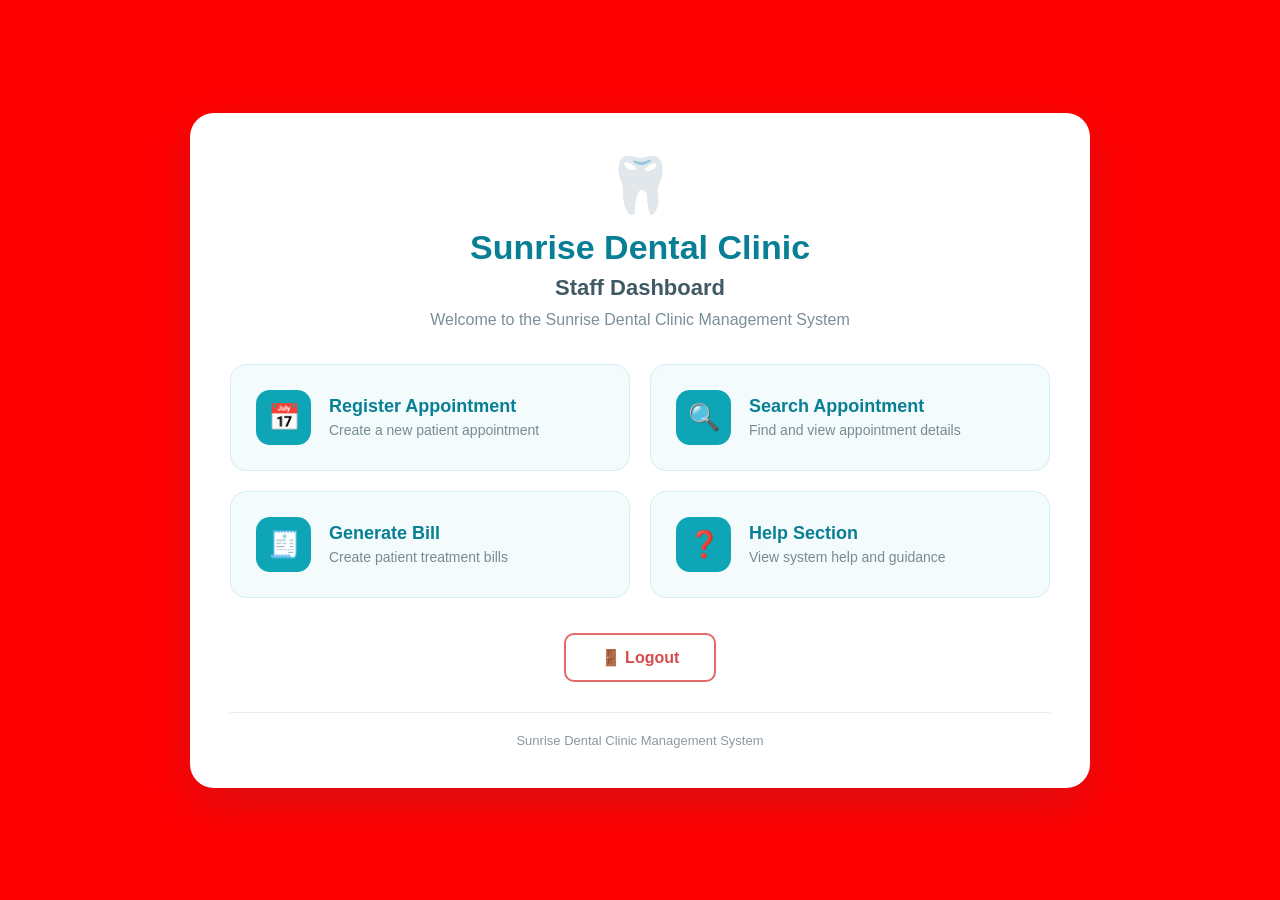
<file: src/main/webapp/staffDashboard.html>
<!doctype html>
<html lang="en">
  <head>
    <meta charset="UTF-8" />
    <meta name="viewport" content="width=device-width, initial-scale=1.0" />

    <title>Staff Dashboard | Sunrise Dental Clinic</title>

    <!-- Staff Dashboard CSS -->
    <link rel="stylesheet" href="css/staffDashboard.css" />
  </head>

  <body>
    <div class="dashboard">
      <!-- Clinic Header -->
      <div class="dashboard-header">
        <div class="tooth-icon">🦷</div>

        <h1>Sunrise Dental Clinic</h1>
        <h2>Staff Dashboard</h2>

        <p class="welcome-text">
          Welcome to the Sunrise Dental Clinic Management System
        </p>
      </div>

      <!-- Dashboard Menu -->
      <div class="dashboard-menu">
        <a href="appointments.html" class="menu-card">
          <span class="menu-icon">📅</span>

          <div class="menu-text">
            <strong>Register Appointment</strong>
            <small>Create a new patient appointment</small>
          </div>
        </a>

        <a href="searchAppointment.html" class="menu-card">
          <span class="menu-icon">🔍</span>

          <div class="menu-text">
            <strong>Search Appointment</strong>
            <small>Find and view appointment details</small>
          </div>
        </a>

        <a href="bills.html" class="menu-card">
          <span class="menu-icon">🧾</span>

          <div class="menu-text">
            <strong>Generate Bill</strong>
            <small>Create patient treatment bills</small>
          </div>
        </a>

        <a href="help.html" class="menu-card">
          <span class="menu-icon">❓</span>

          <div class="menu-text">
            <strong>Help Section</strong>
            <small>View system help and guidance</small>
          </div>
        </a>
      </div>

      <!-- Logout Section -->
      <div class="logout-section">
        <a href="LogoutServlet" class="logout-btn"> 🚪 Logout </a>
      </div>

      <!-- Footer -->
      <div class="dashboard-footer">
        <p>Sunrise Dental Clinic Management System</p>
      </div>
    </div>
  </body>
</html>
</file>
<file: src/main/webapp/css/style.css>
body{

    font-family: Arial, sans-serif;
    background:#f4f6f8;
    text-align:center;

}


.container,
.login-box,
.dashboard{

    background:white;
    width:400px;
    margin:100px auto;
    padding:30px;
    border-radius:10px;

}


input{

    width:90%;
    padding:10px;
    margin:10px;

}


button,
.btn{

    background:#1976D2;
    color:white;
    padding:10px 20px;
    border:none;
    text-decoration:none;
    cursor:pointer;

}


.menu a{

    display:block;
    margin:15px;
    text-decoration:none;

}
</file>
<file: src/main/webapp/css/staffDashboard.css>
* {
  margin: 0;
  padding: 0;
  box-sizing: border-box;
}

body {
  font-family: "Segoe UI", Arial, sans-serif;
  min-height: 100vh;
  background: linear-gradient(135deg, #dff7fb, #f5fcfd);
  display: flex;
  justify-content: center;
  align-items: center;
  padding: 30px;
}

.dashboard {
  width: 100%;
  max-width: 900px;
  background: white;
  border-radius: 24px;
  padding: 40px;
  box-shadow: 0 15px 45px rgba(0, 110, 140, 0.15);
}

.dashboard-header {
  text-align: center;
  margin-bottom: 35px;
}

.tooth-icon {
  font-size: 55px;
  margin-bottom: 10px;
}

.dashboard-header h1 {
  color: #087f94;
  font-size: 34px;
}

.dashboard-header h2 {
  color: #3f5965;
  margin-top: 8px;
  font-size: 22px;
}

.welcome-text {
  margin-top: 10px;
  color: #7b8f98;
}

.dashboard-menu {
  display: grid;
  grid-template-columns: repeat(2, 1fr);
  gap: 20px;
}

.menu-card {
  display: flex;
  align-items: center;
  gap: 18px;

  padding: 25px;

  background: #f4fbfc;
  border: 1px solid #d4eef2;
  border-radius: 16px;

  text-decoration: none;
  color: #24424f;

  transition: 0.3s;
}

.menu-card:hover {
  transform: translateY(-4px);
  background: #e8f8fa;
  box-shadow: 0 10px 20px rgba(0, 120, 145, 0.12);
}

.menu-icon {
  width: 55px;
  height: 55px;

  display: flex;
  justify-content: center;
  align-items: center;

  background: #0ea5b7;
  color: white;

  border-radius: 14px;
  font-size: 26px;
}

.menu-text {
  display: flex;
  flex-direction: column;
  text-align: left;
}

.menu-text strong {
  font-size: 18px;
  color: #087f94;
  margin-bottom: 5px;
}

.menu-text small {
  color: #778a93;
  font-size: 14px;
}

.logout-section {
  margin-top: 35px;
  text-align: center;
}

.logout-btn {
  display: inline-block;
  padding: 13px 35px;

  border: 2px solid #e06b6b;
  border-radius: 10px;

  color: #d54c4c;
  text-decoration: none;
  font-weight: 600;

  transition: 0.3s;
}

.logout-btn:hover {
  background: #d54c4c;
  color: white;
}

.dashboard-footer {
  text-align: center;
  margin-top: 30px;
  padding-top: 20px;
  border-top: 1px solid #e5eeee;
  color: #8a999f;
  font-size: 13px;
}

@media (max-width: 700px) {
  .dashboard-menu {
    grid-template-columns: 1fr;
  }

  .dashboard {
    padding: 25px;
  }

  .dashboard-header h1 {
    font-size: 27px;
  }
}
body {
  background: red !important;
}
</file>
